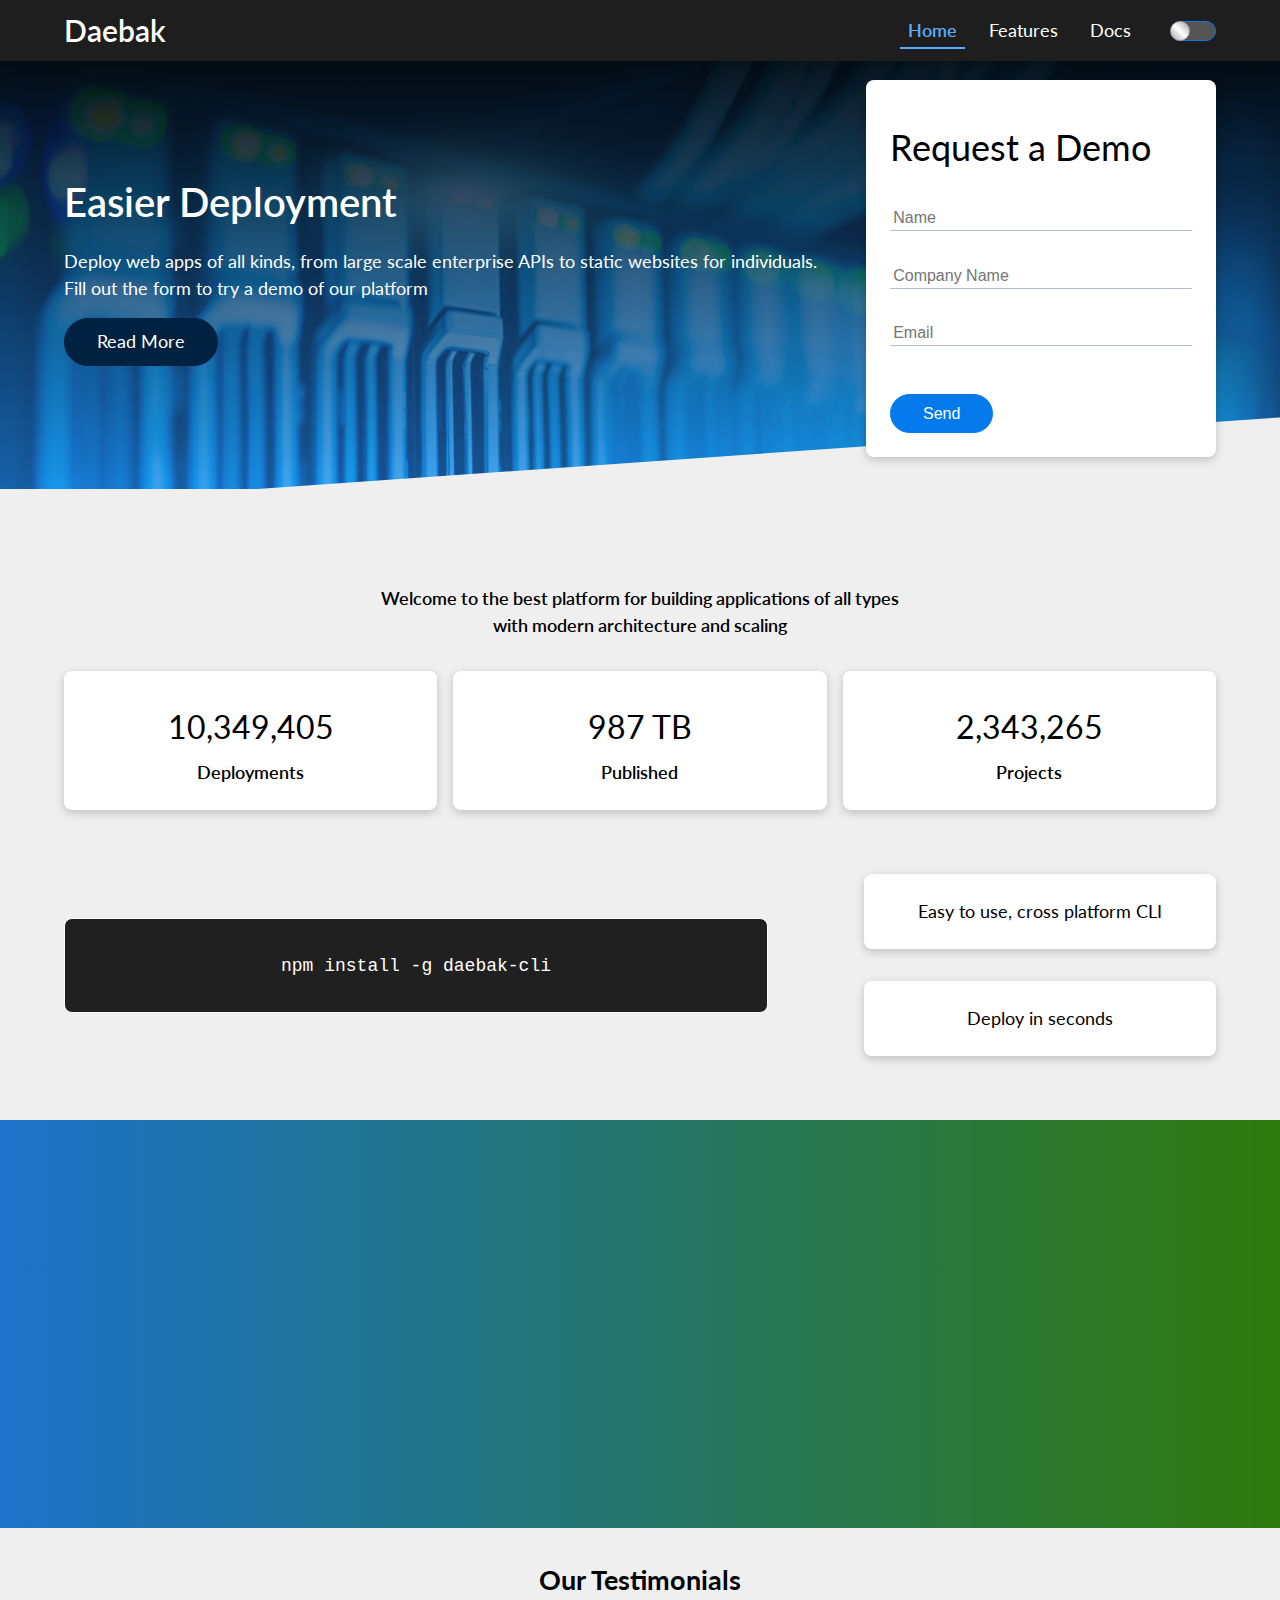
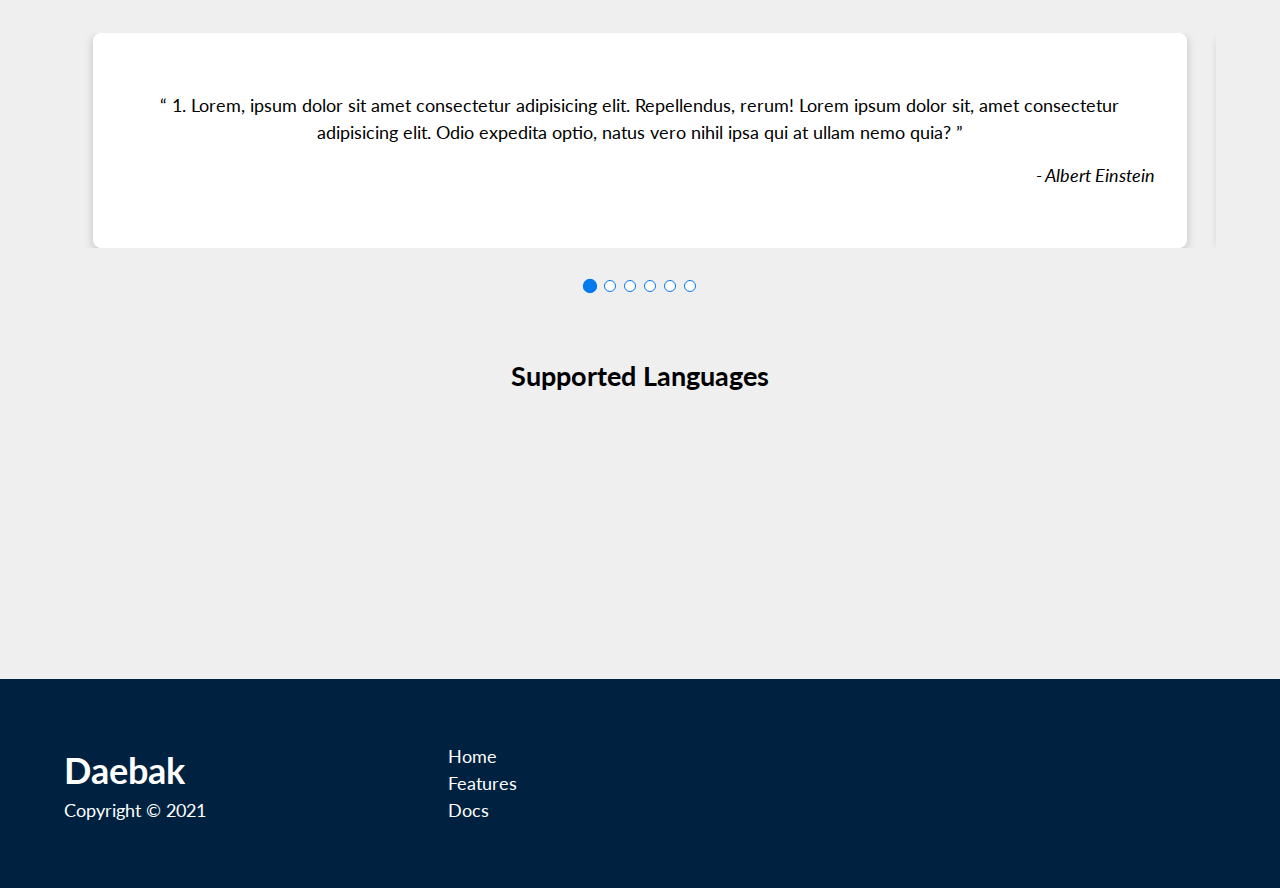
<file: src/index.html>
<!DOCTYPE html>
<html lang="en">
  <head>
    <meta charset="UTF-8" />
    <meta name="viewport" content="width=device-width, initial-scale=1.0" />
    <title>Daebak - Free Cloud Hosting Platform</title>
    <meta name="description" content="Free Cloud Hosting Platform" />
    <meta name="keywords" content="free, cloud, hosting" />
    <meta name="author" content="Sourya Mishra" />
    <link rel="preload" as="image" href="./images/mining.jpg" />
    <link rel="stylesheet" href="./css/common.css" />
    <link rel="stylesheet" href="./css/index.css" />
    <link
      rel="stylesheet"
      href="https://cdnjs.cloudflare.com/ajax/libs/font-awesome/5.15.1/css/all.min.css"
      integrity="sha512-+4zCK9k+qNFUR5X+cKL9EIR+ZOhtIloNl9GIKS57V1MyNsYpYcUrUeQc9vNfzsWfV28IaLL3i96P9sdNyeRssA=="
      crossorigin="anonymous"
    />
  </head>
  <body class="bg-theme">
    <header>
      <div class="navbar-wrapper">
        <div class="navbar flex justify-between">
          <h1 class="brand fw-600"><a href="index.html">Daebak</a></h1>
          <nav class="navigation">
            <label tabindex="0" for="toggle" class="hamburger"
              ><i class="fas fa-bars"></i
            ></label>
            <input id="toggle" type="checkbox" class="checkbox" />
            <ul class="links">
              <li>
                <a class="active" href="index.html" style="--delay: 0.2s"
                  >Home</a
                >
              </li>
              <li>
                <a href="features.html" style="--delay: 0.3s">Features</a>
              </li>
              <li><a href="docs.html" style="--delay: 0.4s">Docs</a></li>
              <li>
                <span><i class="fas fa-adjust"></i></span>
                <input id="toggle-theme" class="toggle-theme" type="checkbox" />
                <label
                  tabindex="0"
                  title="Toggle dark mode"
                  class="toggle-pill"
                  for="toggle-theme"
                >
                  <div class="toggle-pill-bg"></div>
                </label>
              </li>
            </ul>
          </nav>
        </div>
      </div>

      <section class="showcase">
        <div class="container flex justify-between align-center">
          <div class="content slide-right">
            <h1 class="fw-600">Easier Deployment</h1>
            <p>
              Deploy web apps of all kinds, from large scale enterprise APIs to
              static websites for individuals. Fill out the form to try a demo
              of our platform
            </p>
            <a class="btn" href="features.html">Read More</a>
          </div>
          <div class="card slide-left">
            <h1>Request a Demo</h1>
            <form autocomplete="off" onsubmit="return false;">
              <input type="text" placeholder="Name" class="block" />
              <input type="text" placeholder="Company Name" class="block" />
              <input type="email" placeholder="Email" class="block" />
              <input type="submit" class="btn btn-submit" value="Send" />
            </form>
          </div>
        </div>
      </section>
    </header>
    <main class="index">
      <section class="overview bg-theme tl-center">
        <div class="container slide-down">
          <p class="welcome fw-600">
            Welcome to the best platform for building applications of all types
            <br />
            with modern architecture and scaling
          </p>
          <div class="statistics">
            <div class="card statistics-item tl-center">
              <i class="fas fa-server fa-3x"></i>
              <h1>10,349,405</h1>
              <p class="fw-600">Deployments</p>
            </div>
            <div class="card statistics-item tl-center">
              <i class="fas fa-server fa-3x"></i>
              <h1>987 TB</h1>
              <p class="fw-600">Published</p>
            </div>
            <div class="card statistics-item tl-center">
              <i class="fas fa-upload fa-3x"></i>
              <h1>2,343,265</h1>
              <p class="fw-600">Projects</p>
            </div>
          </div>
          <div class="command-line">
            <div class="command">
              <code>npm install -g daebak-cli</code>
              <button
                title="Copy to clipboard"
                tabindex="-1"
                class="copy-icon"
                href="#!"
              >
                <i class="far fa-clipboard"></i>
              </button>
            </div>
            <div class="card">
              <p>Easy to use, cross platform CLI</p>
            </div>
            <div class="card">
              <p>Deploy in seconds</p>
            </div>
          </div>
        </div>
      </section>
      <section class="info bg-highlight">
        <div class="container flex justify-between align-center">
          <div class="content tl-center">
            <h1>Extreme Cloud Hosting</h1>
            <p>
              Cloud hosting like you've never seen. Fast, efficient and scalable
            </p>
            <a class="btn" href="#!">Read More</a>
          </div>
          <img src="./images/cloud.png" alt="cloud" />
        </div>
      </section>
      <section class="testimonials tl-center">
        <div class="container">
          <h2 class="content-title">Our Testimonials</h2>
          <button class="btn-slider left">
            <i class="fas fa-chevron-left"></i>
          </button>
          <button class="btn-slider right">
            <i class="fas fa-chevron-right"></i>
          </button>
          <div class="carousel-container">
            <div class="carousel flex">
              <div class="card flex align-center justify-center">
                <div class="quote">
                  <blockquote>
                    1. Lorem, ipsum dolor sit amet consectetur adipisicing elit.
                    Repellendus, rerum! Lorem ipsum dolor sit, amet consectetur
                    adipisicing elit. Odio expedita optio, natus vero nihil ipsa
                    qui at ullam nemo quia?
                  </blockquote>
                  <cite> - Albert Einstein</cite>
                </div>
              </div>
              <div class="card flex align-center">
                <div class="quote">
                  <blockquote>
                    2. Lorem, ipsum dolor sit amet consectetur adipisicing elit.
                    Repellendus, rerum! Lorem ipsum dolor, sit amet consectetur
                    adipisicing elit. Aspernatur distinctio eligendi cum, quo
                    aperiam numquam eum repellat quia. Ipsum, fuga!
                  </blockquote>
                  <cite> - Abdul Kalam</cite>
                </div>
              </div>
              <div class="card flex align-center">
                <div class="quote">
                  <blockquote>
                    3. Lorem, ipsum dolor sit amet consectetur adipisicing elit.
                    Repellendus, rerum! Lorem ipsum dolor sit amet consectetur,
                    adipisicing elit. Voluptates doloribus laudantium, possimus
                    excepturi error illo, ullam eum officiis reiciendis pariatur
                    alias, esse ducimus aperiam totam inventore repellendus!
                    Sequi, voluptatibus ullam? Ut, accusamus ipsam. Quisquam
                    commodi illo doloribus mollitia suscipit quidem.
                  </blockquote>
                  <cite> - Sachin Tendulkar</cite>
                </div>
              </div>
              <div class="card flex align-center">
                <div class="quote">
                  <blockquote>
                    4. Lorem, ipsum dolor sit amet consectetur adipisicing elit.
                    Repellendus, rerum! Lorem ipsum dolor sit amet consectetur
                    adipisicing elit. Corporis, voluptatem?
                  </blockquote>
                  <cite> - Jackie Chan</cite>
                </div>
              </div>
              <div class="card flex align-center">
                <div class="quote">
                  <blockquote>
                    5. Lorem, ipsum dolor sit amet consectetur adipisicing elit.
                    Repellendus, rerum! Lorem ipsum dolor, sit amet consectetur
                    adipisicing elit. Ducimus hic in enim assumenda molestias
                    aliquid adipisci nesciunt voluptate obcaecati illum pariatur
                    ullam architecto placeat laudantium, ab omnis tempore dicta
                    quaerat. Ducimus voluptates qui nostrum consequatur dolore
                    tempore, ut eligendi obcaecati commodi porro perferendis
                    nemo et? Hic sequi nisi id quis.
                  </blockquote>
                  <cite> - Choi Min Sik</cite>
                </div>
              </div>
              <div class="card flex align-center">
                <div class="quote">
                  <blockquote>
                    6. Lorem, ipsum dolor sit amet consectetur adipisicing elit.
                    Repellendus, rerum!
                  </blockquote>
                  <cite> - Baba Ramdev</cite>
                </div>
              </div>
            </div>
          </div>
          <div class="pagination flex justify-center">
            <div id="id-0" class="circle active"></div>
            <div id="id-1" class="circle"></div>
            <div id="id-2" class="circle"></div>
            <div id="id-3" class="circle"></div>
            <div id="id-4" class="circle"></div>
            <div id="id-5" class="circle"></div>
          </div>
        </div>
      </section>
      <section class="languages tl-center">
        <div class="container">
          <h2 class="content-title">Supported Languages</h2>
          <div class="flex flex-wrap justify-center">
            <div class="card" style="--delay: 0.1s">
              <p class="language fw-600">Node.js</p>
              <img src="./images/logos/node.png" />
            </div>
            <div class="card" style="--delay: 0.2s">
              <p class="language fw-600">Python</p>
              <img src="./images/logos/python.png" />
            </div>
            <div class="card" style="--delay: 0.3s">
              <p class="language fw-600">C#</p>
              <img src="./images/logos/csharp.png" />
            </div>
            <div class="card" style="--delay: 0.4s">
              <p class="language fw-600">Clojure</p>
              <img src="./images/logos/clojure.png" />
            </div>
            <div class="card" style="--delay: 0.5s">
              <p class="language fw-600">Ruby</p>
              <img src="./images/logos/ruby.png" />
            </div>
            <div class="card" style="--delay: 0.6s">
              <p class="language fw-600">PHP</p>
              <img src="./images/logos/php.png" />
            </div>
            <div class="card" style="--delay: 0.7s">
              <p class="language fw-600">Scala</p>
              <img src="./images/logos/scala.png" />
            </div>
          </div>
        </div>
      </section>
    </main>
    <footer>
      <div class="container">
        <div class="brand">
          <h1>Daebak</h1>
          <p>Copyright &copy; 2021</p>
        </div>
        <ul class="sitemap">
          <li><a href="index.html">Home</a></li>
          <li><a href="features.html">Features</a></li>
          <li><a href="docs.html">Docs</a></li>
        </ul>
        <div class="social">
          <a href="#!"><i class="fab fa-github fa-2x"></i></a>
          <a href="#!"><i class="fab fa-facebook fa-2x"></i></a>
          <a href="#!"><i class="fab fa-instagram fa-2x"></i></a>
          <a href="#!"><i class="fab fa-twitter fa-2x"></i></a>
        </div>
      </div>
    </footer>
    <script src="./js/common.js"></script>
    <script src="./js/main.js" defer></script>
  </body>
</html>
</file>
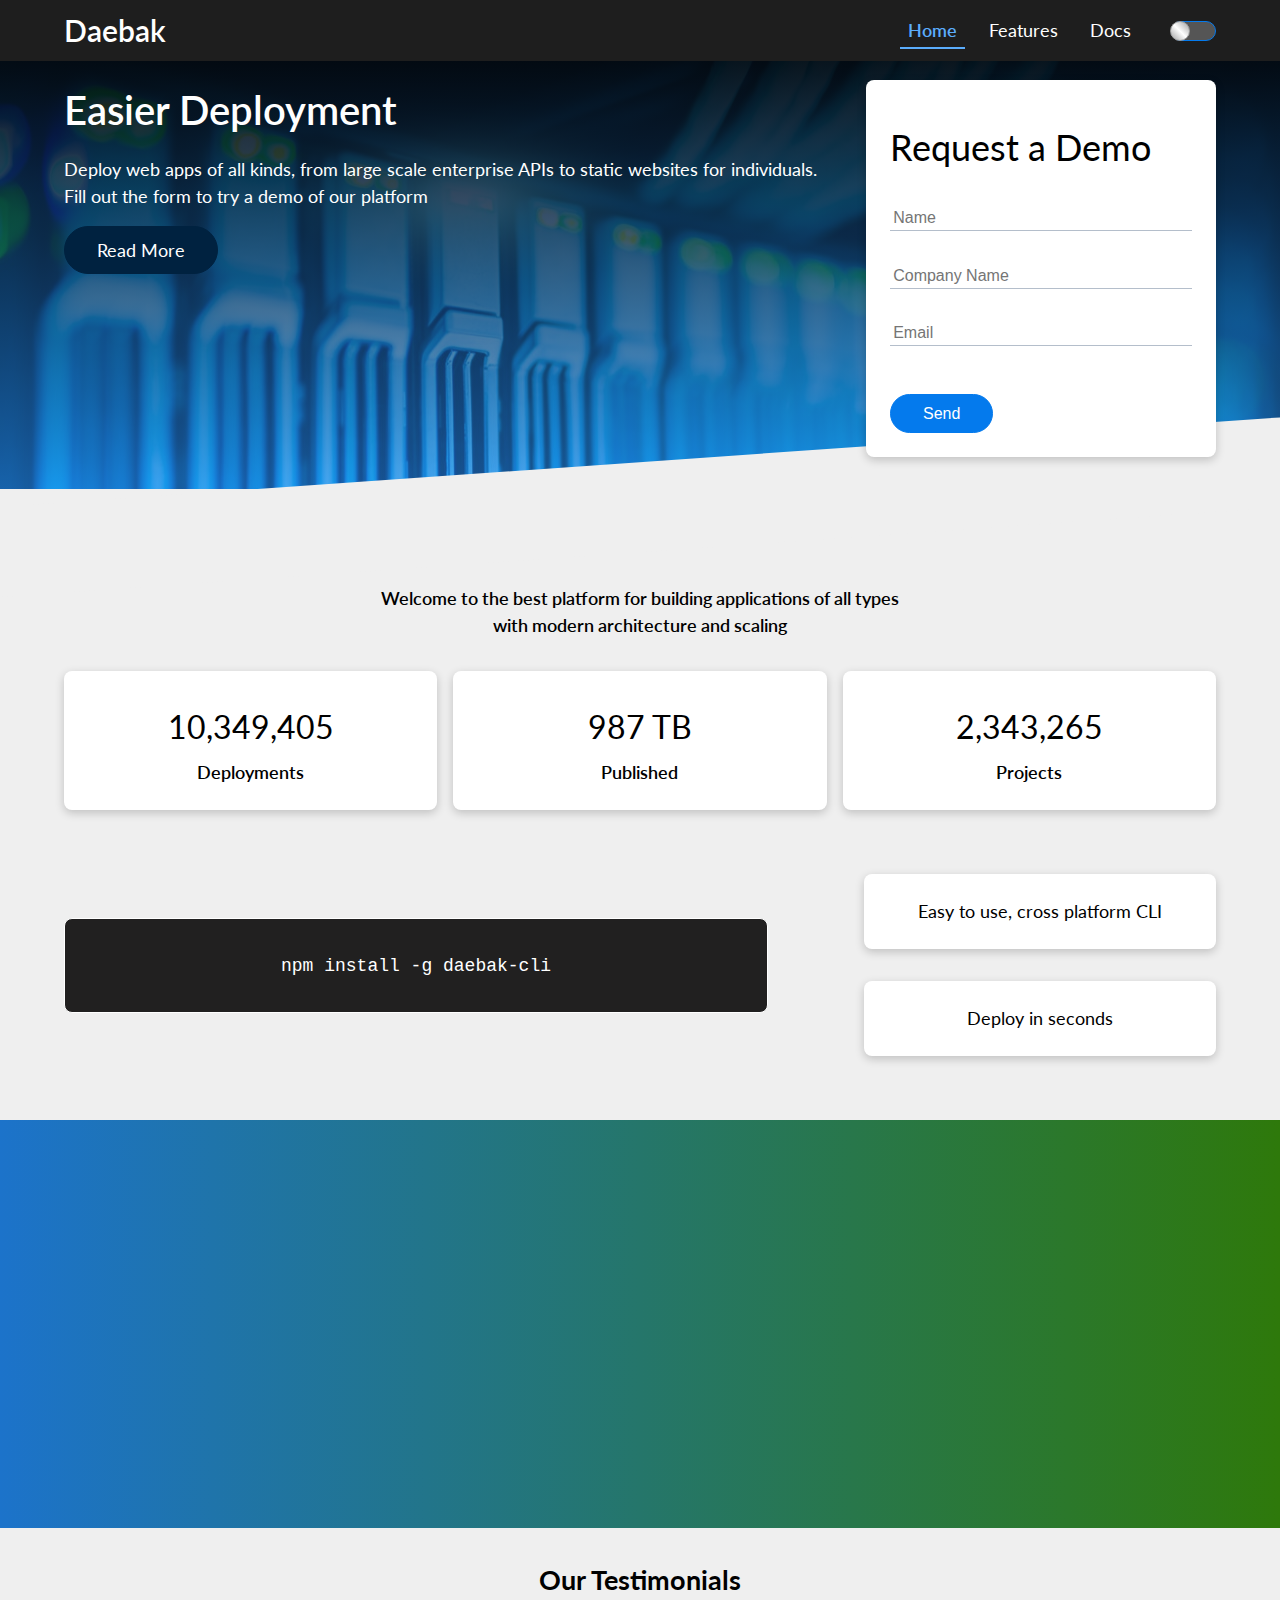
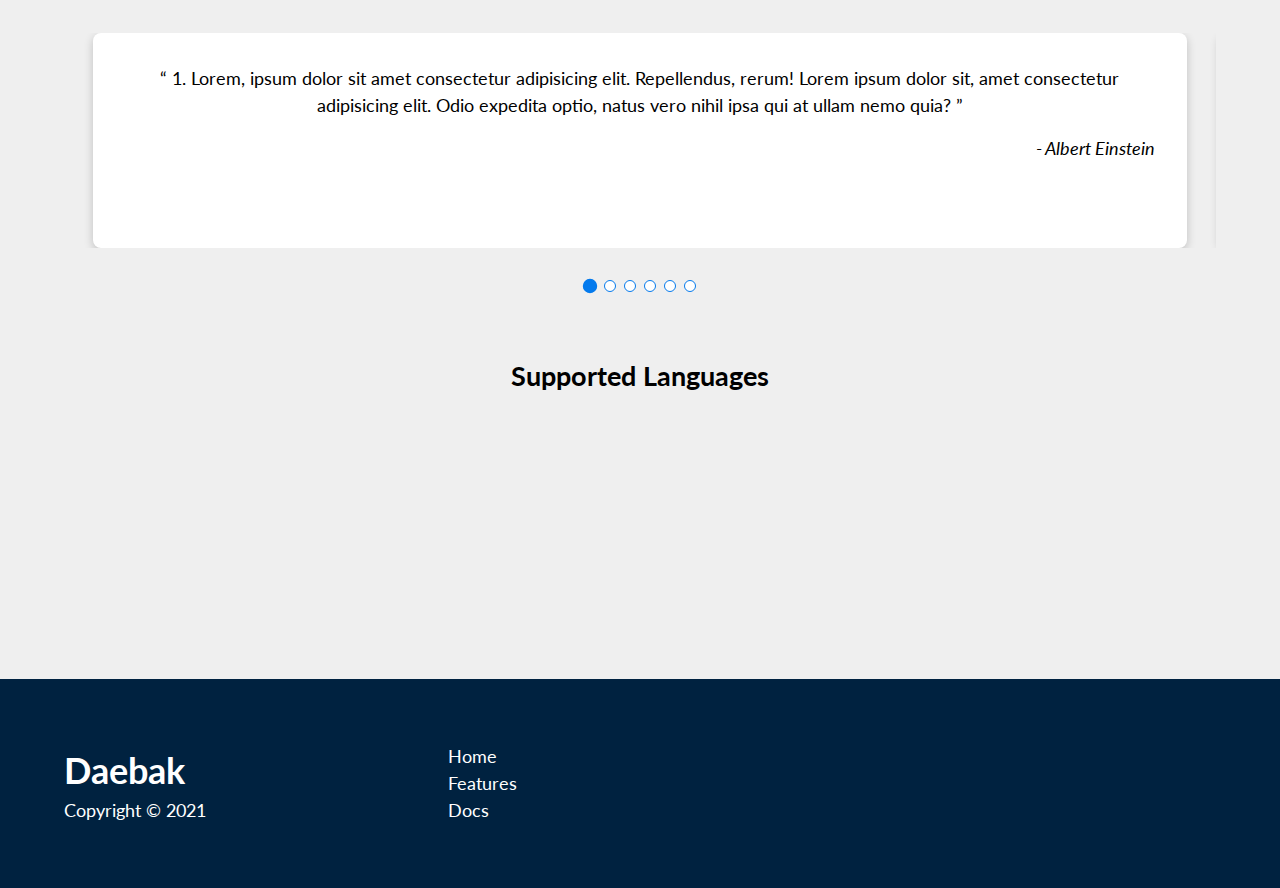
<file: src/pages/index.html>
<!DOCTYPE html>
<html lang="en">
<head>
    <meta charset="UTF-8">
    <meta name="viewport" content="width=device-width, initial-scale=1.0">
    <title>Daebak - Free Cloud Hosting Platform</title>
    <meta name="description" content="Free Cloud Hosting Platform"/>
    <meta name="keywords" content="free, cloud, hosting"/>
    <meta name = "author" content = "Sourya Mishra"/>
    <link rel = "stylesheet" href = "../css/common.css"/>
    <link rel = "stylesheet" href = "../css/index.css"/>
    <link rel="stylesheet" href="https://cdnjs.cloudflare.com/ajax/libs/font-awesome/5.15.1/css/all.min.css" 
    integrity="sha512-+4zCK9k+qNFUR5X+cKL9EIR+ZOhtIloNl9GIKS57V1MyNsYpYcUrUeQc9vNfzsWfV28IaLL3i96P9sdNyeRssA==" crossorigin="anonymous">
</head>
<body class = "bg-theme">
    <header>
        <div class="navbar-wrapper">
            <div class="navbar flex justify-between">
                <h1 class = "brand fw-600"><a href = "index.html">Daebak</a></h1>
                <nav class = "navigation">
                    <label tabindex = "0" for = "toggle" class = "hamburger"><i class="fas fa-bars"></i></label>
                    <input id = "toggle" type = "checkbox" class = "checkbox"/>
                    <ul class = "links">
                        <li><a class = "active" href="index.html" style = "--delay:0.2s;">Home</a></li>
                        <li><a href="features.html" style = "--delay:0.3s;">Features</a></li>
                        <li><a href="docs.html" style = "--delay:0.4s;">Docs</a></li>
                        <li>
                            <span><i class="fas fa-adjust"></i></span>
                            <input id = "toggle-theme" class = "toggle-theme" type = "checkbox"/>
                            <label tabindex = "0" title = "Toggle dark mode" class = "toggle-pill" for = "toggle-theme">
                                <div class = "toggle-pill-bg"></div>
                            </label>
                        </li>
                    </ul>
                </nav>
            </div>
        </div>

        <section class = "showcase">
            <div class = "container flex justify-between">
                <div class="content slide-right">
                    <h1 class = "fw-600">Easier Deployment</h1>
                    <p>Deploy web apps of all kinds, from large scale enterprise APIs to static websites for individuals.
                    Fill out the form to try a demo of our platform</p>
                    <a class = "btn" href = "features.html">Read More</a>
                </div>
                <div class="card slide-left">
                    <h1>Request a Demo</h1>
                    <form autocomplete="off" onsubmit="return false;">
                        <input type = "text" placeholder = "Name" class = "block"/>
                        <input type = "text" placeholder = "Company Name" class = "block"/>
                        <input type = "email" placeholder = "Email" class = "block"/>
                        <input type = "submit" class = "btn btn-submit" value = "Send"/>
                    </form>
                </div>
            </div>
        </section>
    </header>
    <main class = "index">
     
        <section class = "overview bg-theme tl-center">
            <div class="container">
                <p class = "welcome fw-600">Welcome to the best platform for building applications of all types 
                    <br/>
                    with modern architecture and scaling</p>
                <div class="statistics">
                    <div class="card statistics-item tl-center">
                        <i class="fas fa-server fa-3x"></i>
                        <h1>10,349,405</h1>
                        <p class = "fw-600">Deployments</p>
                    </div>
                    <div class="card statistics-item tl-center">
                        <i class="fas fa-server fa-3x"></i>
                        <h1>987 TB</h1>
                        <p class = "fw-600">Published</p>
                    </div>
                    <div class="card statistics-item tl-center">
                        <i class="fas fa-upload fa-3x"></i>
                        <h1>2,343,265</h1>
                        <p class = "fw-600">Projects</p>
                    </div>
                </div>
                <div class="command-line">
                    <div class="command">
                        <code>npm install -g daebak-cli</code>
                        <a title = "Copy to clipboard" tabindex = "-1" class="copy-icon" href = "#!">
                            <i class="far fa-clipboard"></i>
                        </a>
                    </div>
                    <div class="card">
                        <p>Easy to use, cross platform CLI</p>
                    </div>
                    <div class="card">
                        <p>Deploy in seconds</p>
                    </div>
                </div>
            </div>
        </section>
        <section class = "info bg-highlight">
            <div class="container flex justify-between">
                <div class="content tl-center">
                    <h1>Extreme Cloud Hosting</h1>
                    <p>Cloud hosting like you've never seen. Fast, efficient and scalable</p>
                    <a class = "btn" href= "#!">Read More</a>
                </div>
                <img src = "../../images/cloud.png" alt = "cloud"/>
            </div>
            
        </section>
        <section class="testimonials tl-center">
            <div class="container">
                <h2 class = "content-title">Our Testimonials</h2>
                <button class = "btn-slider left"><i class="fas fa-chevron-left"></i></button>
                <button class = "btn-slider right"><i class="fas fa-chevron-right"></i></button>
                <div class="carousel-container">
                    <div class="carousel flex">
                        <div class="card">
                            <div class="quote">
                                <blockquote>
                                    1. Lorem, ipsum dolor sit amet consectetur adipisicing elit. Repellendus, rerum!
                                    Lorem ipsum dolor sit, amet consectetur adipisicing elit. Odio expedita optio, natus vero nihil ipsa qui at ullam nemo quia?
                                </blockquote>
                                <cite> - Albert Einstein</cite>
                            </div>
                        </div>
                        <div class="card">
                            <div class="quote">
                                <blockquote>
                                    2. Lorem, ipsum dolor sit amet consectetur adipisicing elit. Repellendus, rerum!
                                    Lorem ipsum dolor, sit amet consectetur adipisicing elit. Aspernatur distinctio eligendi cum, quo aperiam numquam eum repellat quia. Ipsum, fuga!
                                </blockquote>
                                <cite> - Abdul Kalam</cite>
                            </div>
                        </div>
                        <div class="card">
                            <div class="quote">
                                <blockquote>
                                    3. Lorem, ipsum dolor sit amet consectetur adipisicing elit. Repellendus, rerum!
                                    Lorem ipsum dolor sit amet consectetur, adipisicing elit. Voluptates doloribus laudantium, possimus excepturi error illo, ullam eum officiis reiciendis pariatur alias, 
                                    esse ducimus aperiam totam inventore repellendus! Sequi, voluptatibus ullam? Ut, accusamus ipsam. Quisquam commodi illo doloribus mollitia suscipit quidem.
                                </blockquote>
                                <cite> - Sachin Tendulkar</cite>
                            </div>
                        </div>
                        <div class="card">
                            <div class="quote">
                                <blockquote>
                                    4. Lorem, ipsum dolor sit amet consectetur adipisicing elit. Repellendus, rerum!
                                    Lorem ipsum dolor sit amet consectetur adipisicing elit. Corporis, voluptatem?
                                </blockquote>
                                <cite> - Jackie Chan</cite>
                            </div>
                        </div>
                        <div class="card">
                            <div class="quote">
                                <blockquote>
                                    5. Lorem, ipsum dolor sit amet consectetur adipisicing elit. Repellendus, rerum!
                                    Lorem ipsum dolor, sit amet consectetur adipisicing elit. Ducimus hic in enim assumenda molestias aliquid adipisci nesciunt voluptate obcaecati illum pariatur ullam architecto placeat laudantium, ab omnis tempore dicta quaerat. 
                                    Ducimus voluptates qui nostrum consequatur dolore tempore, ut eligendi obcaecati commodi porro perferendis nemo et? Hic sequi nisi id quis.
                                </blockquote>
                                <cite> - Choi Min Sik</cite>
                            </div>
                        </div>
                        <div class="card">
                            <div class="quote">
                                <blockquote>
                                    6. Lorem, ipsum dolor sit amet consectetur adipisicing elit. Repellendus, rerum!
                                </blockquote>
                                <cite> - Baba Ramdev</cite>
                            </div>
                        </div>
                    </div>

                </div>
                <div class="pagination flex justify-center">
                    <div id = "id-0" class="circle active"></div>
                    <div id = "id-1" class="circle"></div>
                    <div id = "id-2" class="circle"></div>
                    <div id = "id-3" class="circle"></div>
                    <div id = "id-4"class="circle"></div>
                    <div id = "id-5" class="circle"></div>
                </div>
            </div>

        </section>
        <section class="languages tl-center">
            <div class = container>
            <h2 class = "content-title">Supported Languages</h2>
            <div class="flex flex-wrap justify-center">
                <div class="card" style="--delay:0.1s;">
                    <p class = "language fw-600">Node.js</p>
                    <img src = "../../images/logos/node.png"/>
                </div>
                <div class="card" style="--delay:0.2s;">
                    <p class = "language fw-600">Python</p>
                    <img src = "../../images/logos/python.png"/>
                </div>
                <div class="card" style="--delay:0.3s;">
                    <p class = "language fw-600">C#</p>
                    <img src = "../../images/logos/csharp.png"/>
                </div>
                <div class="card" style="--delay:0.4s;">
                    <p class = "language fw-600">Clojure</p>
                    <img src = "../../images/logos/clojure.png"/>
                </div>
                <div class="card" style="--delay:0.5s;">
                    <p class = "language fw-600">Ruby</p>
                    <img src = "../../images/logos/ruby.png"/>
                </div>
                <div class="card" style="--delay:0.6s;">
                    <p class = "language fw-600">PHP</p>
                    <img src = "../../images/logos/php.png"/>
                </div>
                <div class="card" style="--delay:0.7s;">
                    <p class = "language fw-600">Scala</p>
                    <img src = "../../images/logos/scala.png"/>
                </div>
                
            </div>
        </div>

        </section>

    </main>
    <footer>
        <div class="container">
            <div class="brand">
                <h1>Daebak</h1>
                <p>Copyright &copy; 2021</p>
            </div>
            <ul class="sitemap">
                <li><a href="index.html">Home</a></li>
                <li><a href="features.html">Features</a></li>
                <li><a href="docs.html">Docs</a></li>
            </ul>
            <div class="social">
                <a href="#!"><i class="fab fa-github fa-2x"></i></a>
                <a href="#!"><i class="fab fa-facebook fa-2x"></i></a>
                <a href="#!"><i class="fab fa-instagram fa-2x"></i></a>
                <a href="#!"><i class="fab fa-twitter fa-2x"></i></a>
            </div>
        </div>
    </footer>
    <script src = "../js/common.js"></script>
    <script src = "../js/main.js" defer></script>
    
</body>
</html>
</file>
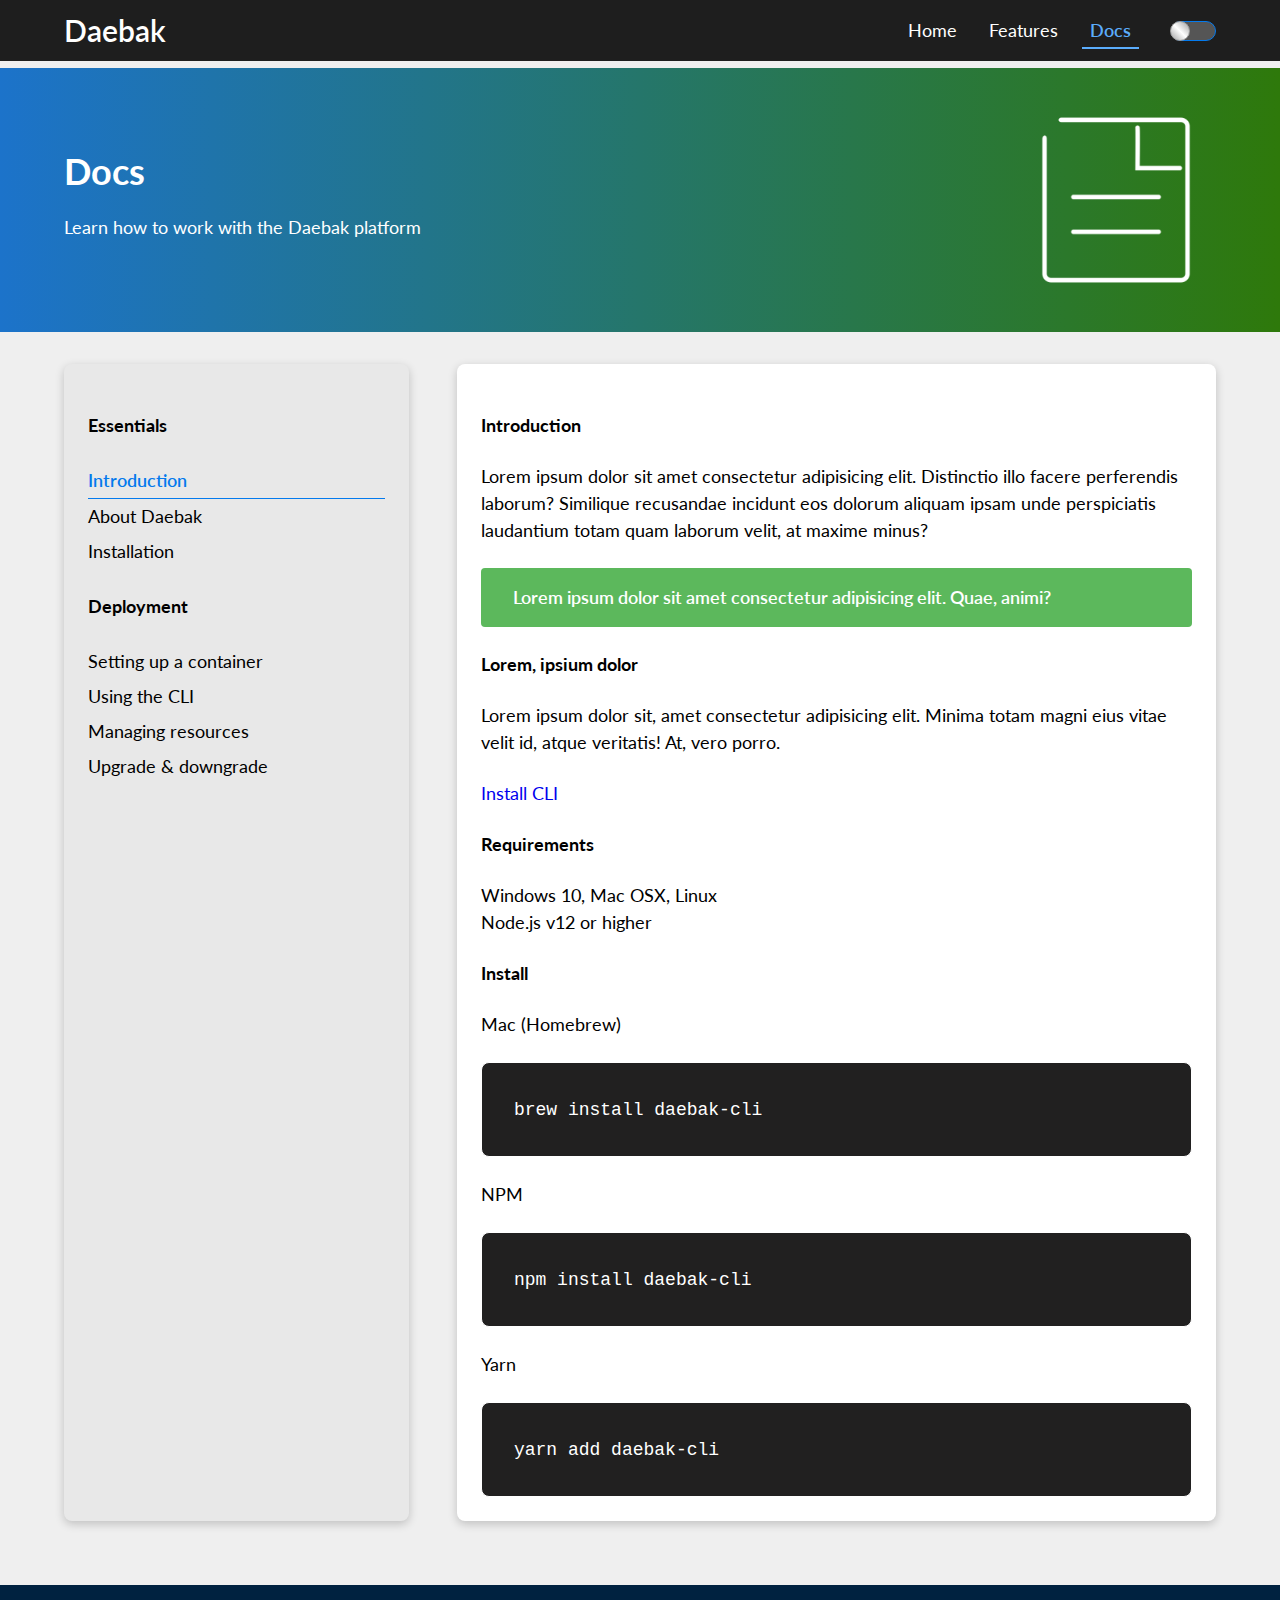
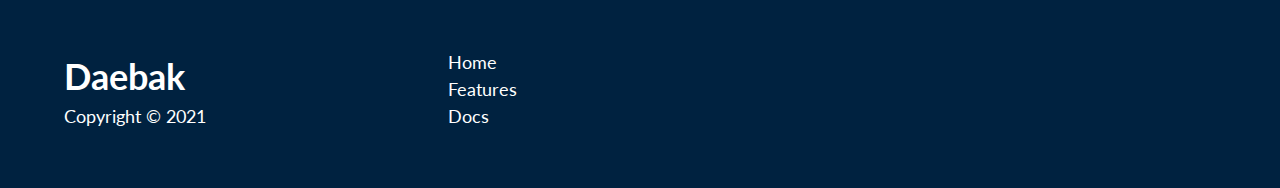
<file: src/docs.html>
<!DOCTYPE html>
<html lang="en">
  <head>
    <meta charset="UTF-8" />
    <meta name="viewport" content="width=device-width, initial-scale=1.0" />
    <title>Daebak - Free Cloud Hosting Platform</title>
    <meta name="description" content="Free Cloud Hosting Platform" />
    <meta name="keywords" content="free, cloud, hosting" />
    <meta name="author" content="Sourya Mishra" />
    <link rel="preload" as="image" href="./images/docs.png" />
    <link rel="stylesheet" href="./css/common.css" />
    <link rel="stylesheet" href="./css/docs.css" />
    <link
      rel="stylesheet"
      href="https://cdnjs.cloudflare.com/ajax/libs/font-awesome/5.15.1/css/all.min.css"
      integrity="sha512-+4zCK9k+qNFUR5X+cKL9EIR+ZOhtIloNl9GIKS57V1MyNsYpYcUrUeQc9vNfzsWfV28IaLL3i96P9sdNyeRssA=="
      crossorigin="anonymous"
    />
  </head>
  <body class="bg-theme">
    <header>
      <div class="navbar-wrapper">
        <div class="navbar flex justify-between">
          <h1 class="brand fw-600"><a href="index.html">Daebak</a></h1>
          <nav class="navigation">
            <label tabindex="0" for="toggle" class="hamburger"
              ><i class="fas fa-bars"></i
            ></label>
            <input id="toggle" type="checkbox" class="checkbox" />
            <ul class="links">
              <li><a href="index.html" style="--delay: 0.2s">Home</a></li>
              <li>
                <a href="features.html" style="--delay: 0.3s">Features</a>
              </li>
              <li>
                <a class="active" href="docs.html" style="--delay: 0.4s"
                  >Docs</a
                >
              </li>
              <li>
                <span><i class="fas fa-adjust"></i></span>
                <input id="toggle-theme" class="toggle-theme" type="checkbox" />
                <label
                  tabindex="0"
                  title="Toggle dark mode"
                  class="toggle-pill"
                  for="toggle-theme"
                >
                  <div class="toggle-pill-bg"></div>
                </label>
              </li>
            </ul>
          </nav>
        </div>
      </div>
    </header>
    <main class="documentation">
      <section class="showcase bg-highlight no-after">
        <div class="container flex justify-between align-center">
          <div class="content slide-right">
            <h1>Docs</h1>
            <p>Learn how to work with the Daebak platform</p>
          </div>
          <img class="slide-left" src="./images/docs.png" alt="server" />
        </div>
      </section>

      <section class="container flex justify-between">
        <aside class="side-nav card">
          <h4 class="title">Essentials</h4>
          <ul class="side-nav-links list-style-none">
            <li class="side-nav-link-item">
              <a class="nav-link active" href="#!">Introduction</a>
            </li>
            <li class="side-nav-link-item">
              <a class="nav-link" href="#!">About Daebak</a>
            </li>
            <li class="side-nav-link-item">
              <a class="nav-link" href="#!">Installation</a>
            </li>
          </ul>

          <h4 class="title">Deployment</h4>
          <ul class="side-nav-links list-style-none">
            <li class="side-nav-link-item">
              <a class="nav-link" href="#!">Setting up a container</a>
            </li>
            <li class="side-nav-link-item">
              <a class="nav-link" href="#!">Using the CLI</a>
            </li>
            <li class="side-nav-link-item">
              <a class="nav-link" href="#!">Managing resources</a>
            </li>
            <li class="side-nav-link-item">
              <a class="nav-link" href="#!">Upgrade &amp; downgrade</a>
            </li>
          </ul>
        </aside>

        <article class="article card">
          <h4 class="title">Introduction</h4>
          <p>
            Lorem ipsum dolor sit amet consectetur adipisicing elit. Distinctio
            illo facere perferendis laborum? Similique recusandae incidunt eos
            dolorum aliquam ipsam unde perspiciatis laudantium totam quam
            laborum velit, at maxime minus?
          </p>
          <p class="alert-success fw-600">
            <i class="fas fa-info"></i>
            Lorem ipsum dolor sit amet consectetur adipisicing elit. Quae,
            animi?
          </p>
          <h4 class="title">Lorem, ipsium dolor</h4>
          <p>
            Lorem ipsum dolor sit, amet consectetur adipisicing elit. Minima
            totam magni eius vitae velit id, atque veritatis! At, vero porro.
          </p>
          <a class="btn" href="#!">Install CLI</a>
          <h4 class="title">Requirements</h4>
          <p>
            Windows 10, Mac OSX, Linux
            <br />
            Node.js v12 or higher
          </p>
          <h4 class="title">Install</h4>
          <p>Mac (Homebrew)</p>
          <div class="command">
            <code>brew install daebak-cli</code>
            <button title="Copy to clipboard" tabindex="-1" class="copy-icon">
              <i class="far fa-clipboard"></i>
            </button>
          </div>
          <p>NPM</p>
          <div class="command">
            <code>npm install daebak-cli</code>
            <button title="Copy to clipboard" tabindex="-1" class="copy-icon">
              <i class="far fa-clipboard"></i>
            </button>
          </div>
          <p>Yarn</p>
          <div class="command">
            <code>yarn add daebak-cli</code>
            <button title="Copy to clipboard" tabindex="-1" class="copy-icon">
              <i class="far fa-clipboard"></i>
            </button>
          </div>
        </article>
      </section>
    </main>
    <footer>
      <div class="container">
        <div class="brand">
          <h1>Daebak</h1>
          <p>Copyright &copy; 2021</p>
        </div>
        <ul class="sitemap">
          <li><a href="index.html">Home</a></li>
          <li><a href="features.html">Features</a></li>
          <li><a href="docs.html">Docs</a></li>
        </ul>
        <div class="social">
          <a href="#!"><i class="fab fa-github fa-2x"></i></a>
          <a href="#!"><i class="fab fa-facebook fa-2x"></i></a>
          <a href="#!"><i class="fab fa-instagram fa-2x"></i></a>
          <a href="#!"><i class="fab fa-twitter fa-2x"></i></a>
        </div>
      </div>
    </footer>
    <script src="./js/common.js" defer></script>
  </body>
</html>
</file>
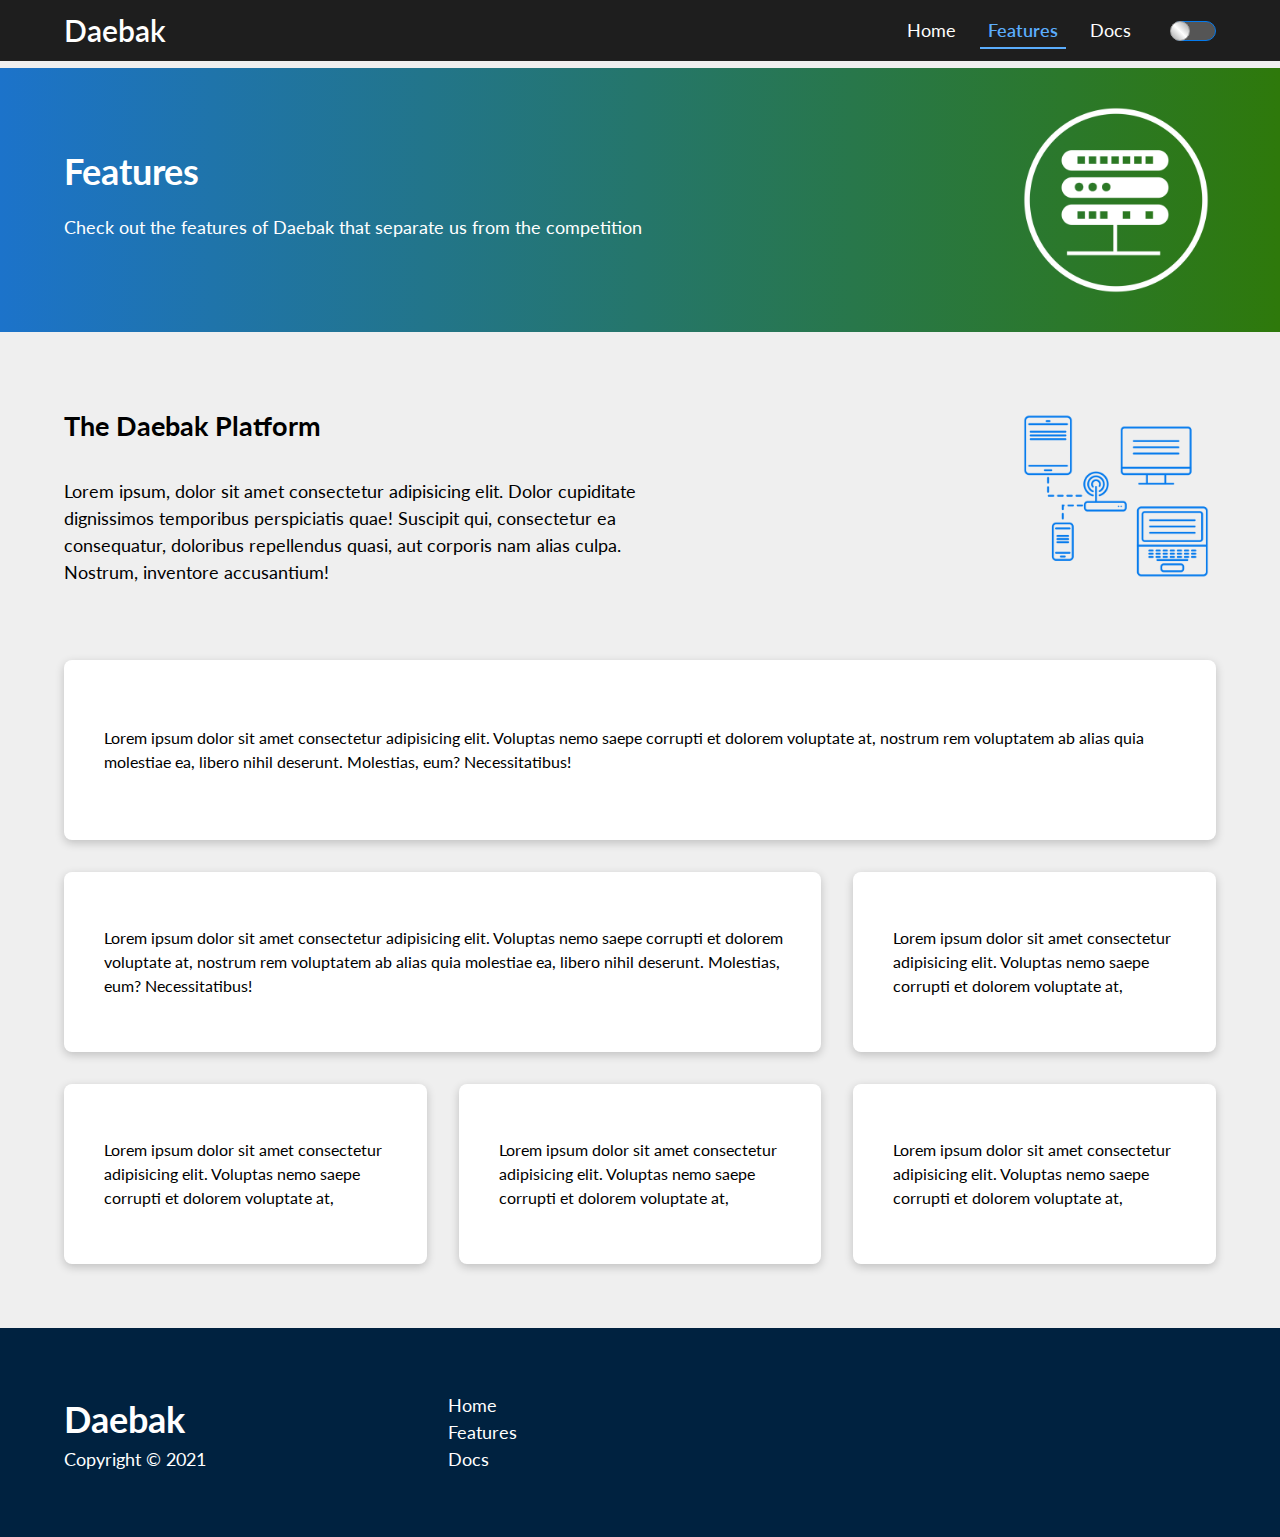
<file: src/features.html>
<!DOCTYPE html>
<html lang="en">
<head>
    <meta charset="UTF-8">
    <meta name="viewport" content="width=device-width, initial-scale=1.0">
    <title>Daebak - Free Cloud Hosting Platform</title>
    <meta name="description" content="Free Cloud Hosting Platform"/>
    <meta name="keywords" content="free, cloud, hosting"/>
    <meta name = "author" content = "Sourya Mishra"/>
    <link rel = "preload" as = "image" href="./images/server.png">
    <link rel = "preload" as = "image" href="./images/server2.png">
    <link rel = "stylesheet" href = "./css/common.css"/>
    <link rel = "stylesheet" href = "./css/features.css"/>
    <link rel="stylesheet" href="https://cdnjs.cloudflare.com/ajax/libs/font-awesome/5.15.1/css/all.min.css" 
    integrity="sha512-+4zCK9k+qNFUR5X+cKL9EIR+ZOhtIloNl9GIKS57V1MyNsYpYcUrUeQc9vNfzsWfV28IaLL3i96P9sdNyeRssA==" crossorigin="anonymous">
</head>
<body class = "bg-theme">
    <header>
        <div class="navbar-wrapper">
            <div class="navbar flex justify-between">
                <h1 class = "brand fw-600"><a href = "index.html">Daebak</a></h1>
                <nav class = "navigation">
                    <label tabindex = "0" for = "toggle" class = "hamburger"><i class="fas fa-bars"></i></label>
                    <input id = "toggle" type = "checkbox" class = "checkbox"/>
                    <ul class = "links">
                        <li><a href="index.html" style = "--delay:0.2s;">Home</a></li>
                        <li><a class = "active" href="features.html" style = "--delay:0.3s;">Features</a></li>
                        <li><a href="docs.html" style = "--delay:0.4s;">Docs</a></li>
                        <li>
                            <span><i class="fas fa-adjust"></i></span>
                            <input id = "toggle-theme" class = "toggle-theme" type = "checkbox"/>
                            <label tabindex = "0" title = "Toggle dark mode" class = "toggle-pill" for = "toggle-theme">
                                <div class = "toggle-pill-bg"></div>
                            </label>
                        </li>
                    </ul>
                </nav>
            </div>
        </div>
    </header>
    <main class = "features">
        <section class = "showcase bg-highlight no-after">
            <div class = "container flex justify-between align-center">
                 <div class = "content slide-right">
                    <h1>Features</h1>
                    <p>Check out the features of Daebak that separate us from the competition</p>
                </div>
                <img class = "slide-left" src="./images/server.png" alt="server">
            </div>
        </section>
        <section class = "overview">
            <div class="container flex align-center">
                <div class="content slide-right">
                <h2 class = "content-title">The Daebak Platform</h2>
                <p>Lorem ipsum, dolor sit amet consectetur adipisicing elit. 
                    Dolor cupiditate dignissimos temporibus perspiciatis quae! Suscipit qui, 
                    consectetur ea consequatur, doloribus repellendus quasi, aut corporis nam alias culpa. 
                    Nostrum, inventore accusantium!</p>
                </div>

                    <img class = "slide-left" src="./images/server2.png" alt="server2">
            </div>

                <div class="container">
                <div class="grid">
                    <div class="card flex">
                        <i class="fas fa-server fa-3x"></i>
                        <p>
                            Lorem ipsum dolor sit amet consectetur adipisicing elit. Voluptas nemo saepe corrupti et dolorem voluptate at, 
                            nostrum rem voluptatem ab alias quia molestiae ea, libero nihil deserunt. Molestias, eum? Necessitatibus!
                        </p>
                        
                    </div>
                    <div class="card flex">
                        <i class="fas fa-network-wired fa-3x"></i>
                        <p>
                            Lorem ipsum dolor sit amet consectetur adipisicing elit. Voluptas nemo saepe corrupti et dolorem voluptate at, 
                            nostrum rem voluptatem ab alias quia molestiae ea, libero nihil deserunt. Molestias, eum? Necessitatibus!
                        </p>
                    </div>
                    <div class="card flex">
                        <i class="fas fa-laptop-code fa-3x"></i>
                        <p>
                            Lorem ipsum dolor sit amet consectetur adipisicing elit. Voluptas nemo saepe corrupti et dolorem voluptate at, 
                            
                        </p>
                    </div>
                    <div class="card flex">
                        <i class="fas fa-database fa-3x"></i>
                        <p>
                            Lorem ipsum dolor sit amet consectetur adipisicing elit. Voluptas nemo saepe corrupti et dolorem voluptate at, 
                            
                        </p>
                    </div>
                    <div class="card flex">
                        <i class="fas fa-power-off fa-3x"></i>
                        <p>
                            Lorem ipsum dolor sit amet consectetur adipisicing elit. Voluptas nemo saepe corrupti et dolorem voluptate at, 
                            
                        </p>
                    </div>
                    <div class="card flex">
                        <i class="fas fa-upload fa-3x"></i>
                        <p>
                            Lorem ipsum dolor sit amet consectetur adipisicing elit. Voluptas nemo saepe corrupti et dolorem voluptate at, 
                            
                        </p>
                    </div>
                </div>
                  
                </div>
            </div>
        </section>
        
    </main>
    <footer>
        <div class="container">
            <div class="brand">
                <h1>Daebak</h1>
                <p>Copyright &copy; 2021</p>
            </div>
            <ul class="sitemap">
                <li><a href="index.html">Home</a></li>
                <li><a href="features.html">Features</a></li>
                <li><a href="docs.html">Docs</a></li>
            </ul>
            <div class="social">
                <a href="#!"><i class="fab fa-github fa-2x"></i></a>
                <a href="#!"><i class="fab fa-facebook fa-2x"></i></a>
                <a href="#!"><i class="fab fa-instagram fa-2x"></i></a>
                <a href="#!"><i class="fab fa-twitter fa-2x"></i></a>
            </div>
        </div>
    </footer>
    <script src = "./js/common.js"></script>
</body>
</html>
</file>
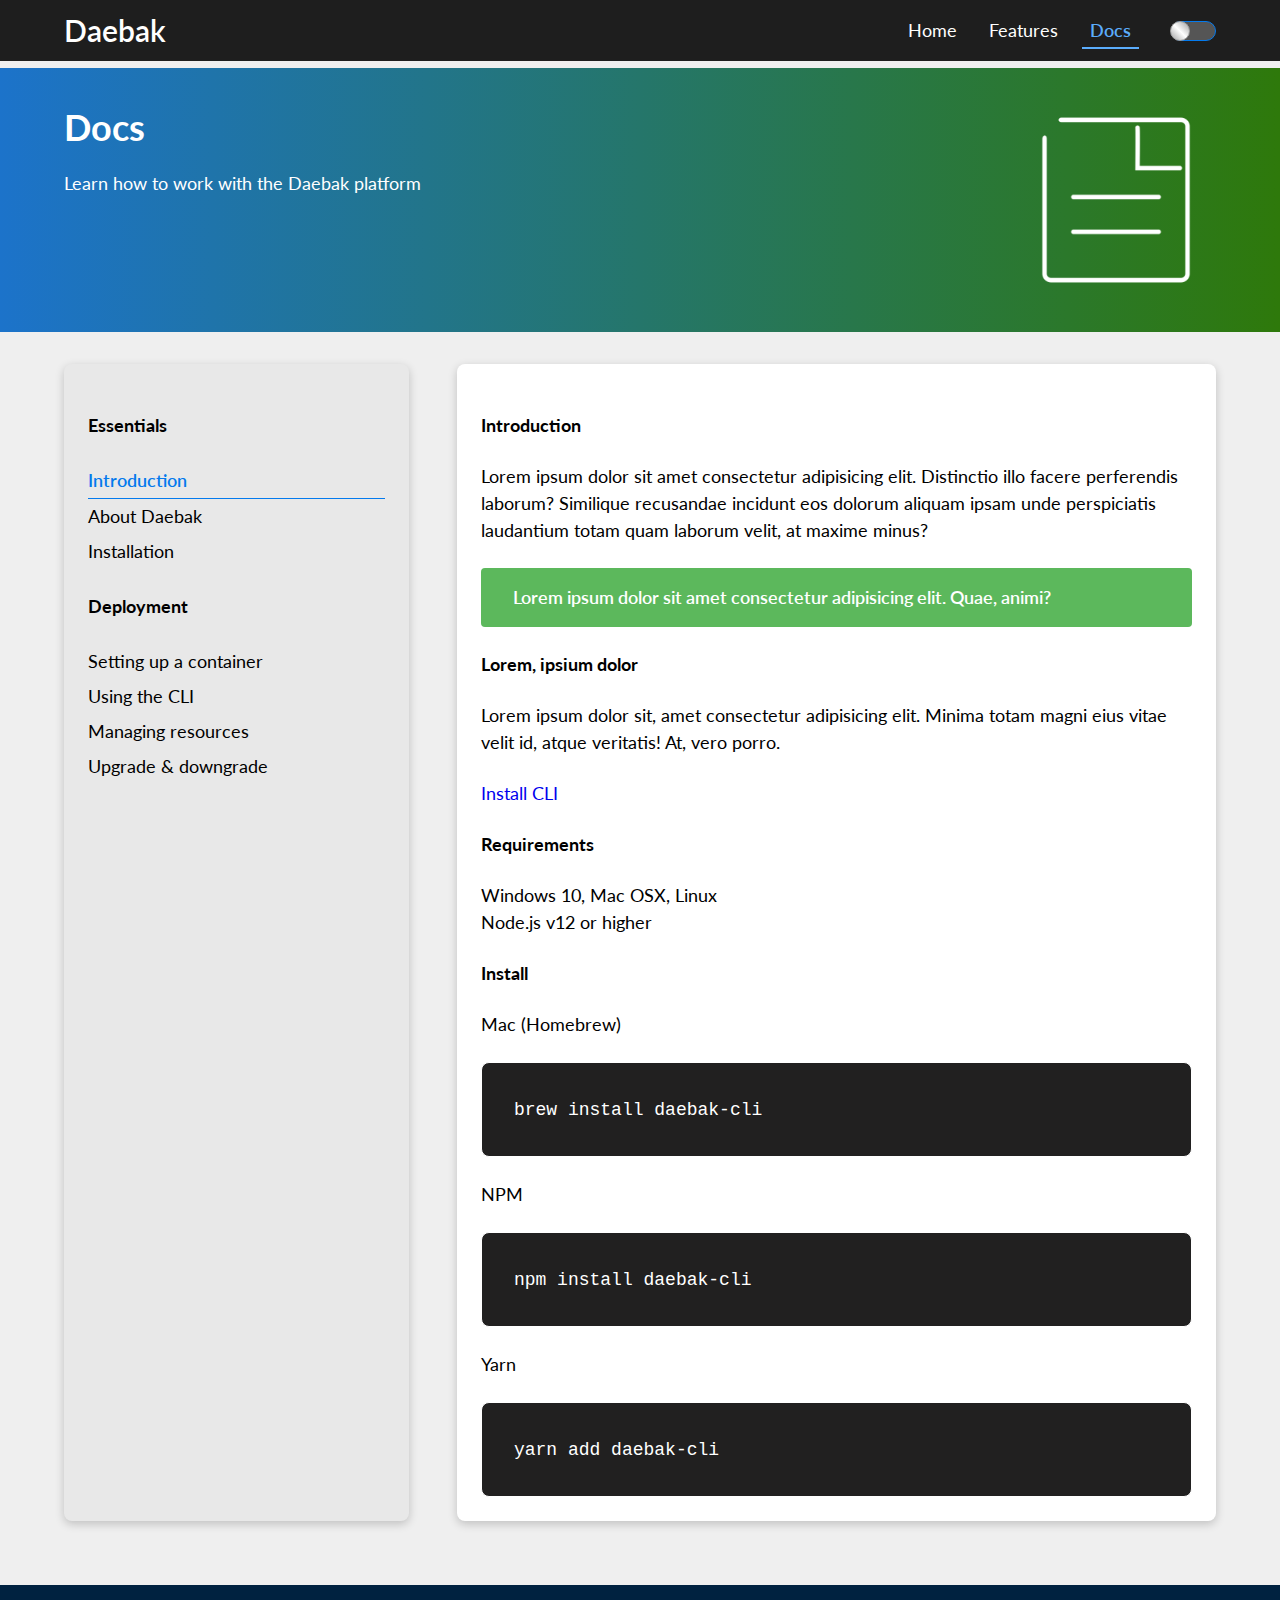
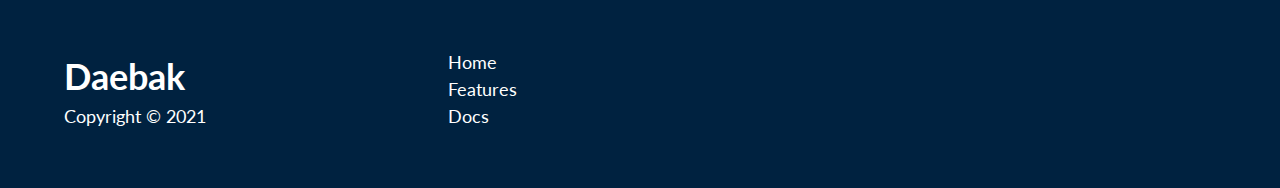
<file: src/pages/docs.html>
<!DOCTYPE html>
<html lang="en">
<head>
    <meta charset="UTF-8">
    <meta name="viewport" content="width=device-width, initial-scale=1.0">
    <title>Daebak - Free Cloud Hosting Platform</title>
    <meta name="description" content=""/>
    <meta name="keywords" content=""/>
    <meta name = "author" content = "Sourya Mishra"/>
    <link rel = "stylesheet" href = "../css/common.css"/>
    <link rel = "stylesheet" href = "../css/docs.css"/>
    <link rel="stylesheet" href="https://cdnjs.cloudflare.com/ajax/libs/font-awesome/5.15.1/css/all.min.css" 
    integrity="sha512-+4zCK9k+qNFUR5X+cKL9EIR+ZOhtIloNl9GIKS57V1MyNsYpYcUrUeQc9vNfzsWfV28IaLL3i96P9sdNyeRssA==" crossorigin="anonymous">
</head>
<body class = "bg-theme">
    <header>
        <div class="navbar-wrapper">
            <div class="navbar flex justify-between">
                <h1 class = "brand fw-600"><a href = "index.html">Daebak</a></h1>
                <nav class = "navigation">
                    <label tabindex = "0" for = "toggle" class = "hamburger"><i class="fas fa-bars"></i></label>
                    <input id = "toggle" type = "checkbox" class = "checkbox"/>
                    <ul class = "links">
                        <li><a href="index.html" style = "--delay:0.2s;">Home</a></li>
                        <li><a href="features.html" style = "--delay:0.3s;">Features</a></li>
                        <li><a class = "active" href="docs.html" style = "--delay:0.4s;">Docs</a></li>
                        <li>
                            <span><i class="fas fa-adjust"></i></span>
                            <input id = "toggle-theme" class = "toggle-theme" type = "checkbox"/>
                            <label tabindex = "0" title = "Toggle dark mode" class = "toggle-pill" for = "toggle-theme">
                                <div class = "toggle-pill-bg"></div>
                            </label>
                        </li>
                    </ul>
                </nav>
            </div>
        </div>
    </header>
    <main class = "documentation">
        <section class = "showcase bg-highlight no-after">
            <div class = "container flex justify-between">
                <div class = "content slide-right">
                   <h1>Docs</h1>
                   <p>Learn how to work with the Daebak platform</p>
               </div>
               <img class = "slide-left" src="../../images/docs.png" alt="server">
           </div>
        </section>

        <section class="container flex justify-between">
            <aside class = "side-nav card">
                <h4 class = "title">Essentials</h4>
                <ul class="side-nav-links list-style-none">
                    <li class = "side-nav-link-item"><a class = "nav-link active" href="#!">Introduction</a></li>
                    <li class = "side-nav-link-item"><a class = "nav-link" href="#!">About Daebak</a></li>
                    <li class = "side-nav-link-item"><a class = "nav-link" href="#!">Installation</a></li>
                </ul>

                <h4 class = "title">Deployment</h4>
                <ul class="side-nav-links list-style-none">
                    <li class = "side-nav-link-item"><a class = "nav-link" href="#!">Setting up a container</a></li>
                    <li class = "side-nav-link-item"><a class = "nav-link" href="#!">Using the CLI</a></li>
                    <li class = "side-nav-link-item"><a class = "nav-link" href="#!">Managing resources</a></li>
                    <li class = "side-nav-link-item"><a class = "nav-link" href="#!">Upgrade &amp; downgrade</a></li>
                </ul>
            </aside>

            <article class = "article card">
                <h4 class = "title">Introduction</h4>
                <p>Lorem ipsum dolor sit amet consectetur adipisicing elit. Distinctio illo facere perferendis laborum? Similique recusandae 
                    incidunt eos dolorum aliquam ipsam unde perspiciatis laudantium totam quam laborum velit, at maxime minus?</p>
                <p class = "alert-success fw-600">
                    <i class="fas fa-info"></i>
                    Lorem ipsum dolor sit amet consectetur adipisicing elit. Quae, animi?
                </p>
                <h4 class = "title">Lorem, ipsium dolor</h4>
                <p>Lorem ipsum dolor sit, amet consectetur adipisicing elit. Minima totam magni eius vitae velit id, atque veritatis! At, vero porro.</p>
                <a class = "btn" href = "#!">Install CLI</a>
                <h4 class="title">Requirements</h4>
                <p>Windows 10, Mac OSX, Linux
                    <br/>
                    Node.js v12 or higher</p>
                <h4 class="title">Install</h4>
                <p>Mac (Homebrew)</p>
                <div class="command">
                    <code>brew install daebak-cli</code>
                    <a title = "Copy to clipboard" tabindex = "-1" class="copy-icon" href = "#!">
                        <i class="far fa-clipboard"></i>
                    </a>
                </div>
                <p>NPM</p>
                <div class="command">
                    <code>npm install daebak-cli</code>
                    <a title = "Copy to clipboard" tabindex = "-1" class="copy-icon" href = "#!">
                        <i class="far fa-clipboard"></i>
                    </a>
                </div>
                <p>Yarn</p>
                <div class="command">
                    <code>yarn add daebak-cli</code>
                    <a title = "Copy to clipboard" tabindex = "-1" class="copy-icon" href = "#!">
                        <i class="far fa-clipboard"></i>
                    </a>
                </div>
            </article>
        </section>
    </main>
    <footer>
        <div class="container">
            <div class="brand">
                <h1>Daebak</h1>
                <p>Copyright &copy; 2021</p>
            </div>
            <ul class="sitemap">
                <li><a href="index.html">Home</a></li>
                <li><a href="features.html">Features</a></li>
                <li><a href="docs.html">Docs</a></li>
            </ul>
            <div class="social">
                <a href="#!"><i class="fab fa-github fa-2x"></i></a>
                <a href="#!"><i class="fab fa-facebook fa-2x"></i></a>
                <a href="#!"><i class="fab fa-instagram fa-2x"></i></a>
                <a href="#!"><i class="fab fa-twitter fa-2x"></i></a>
            </div>
        </div>
    </footer>
    <script src = "../js/common.js" defer></script>
    
</body>
</html>
</file>
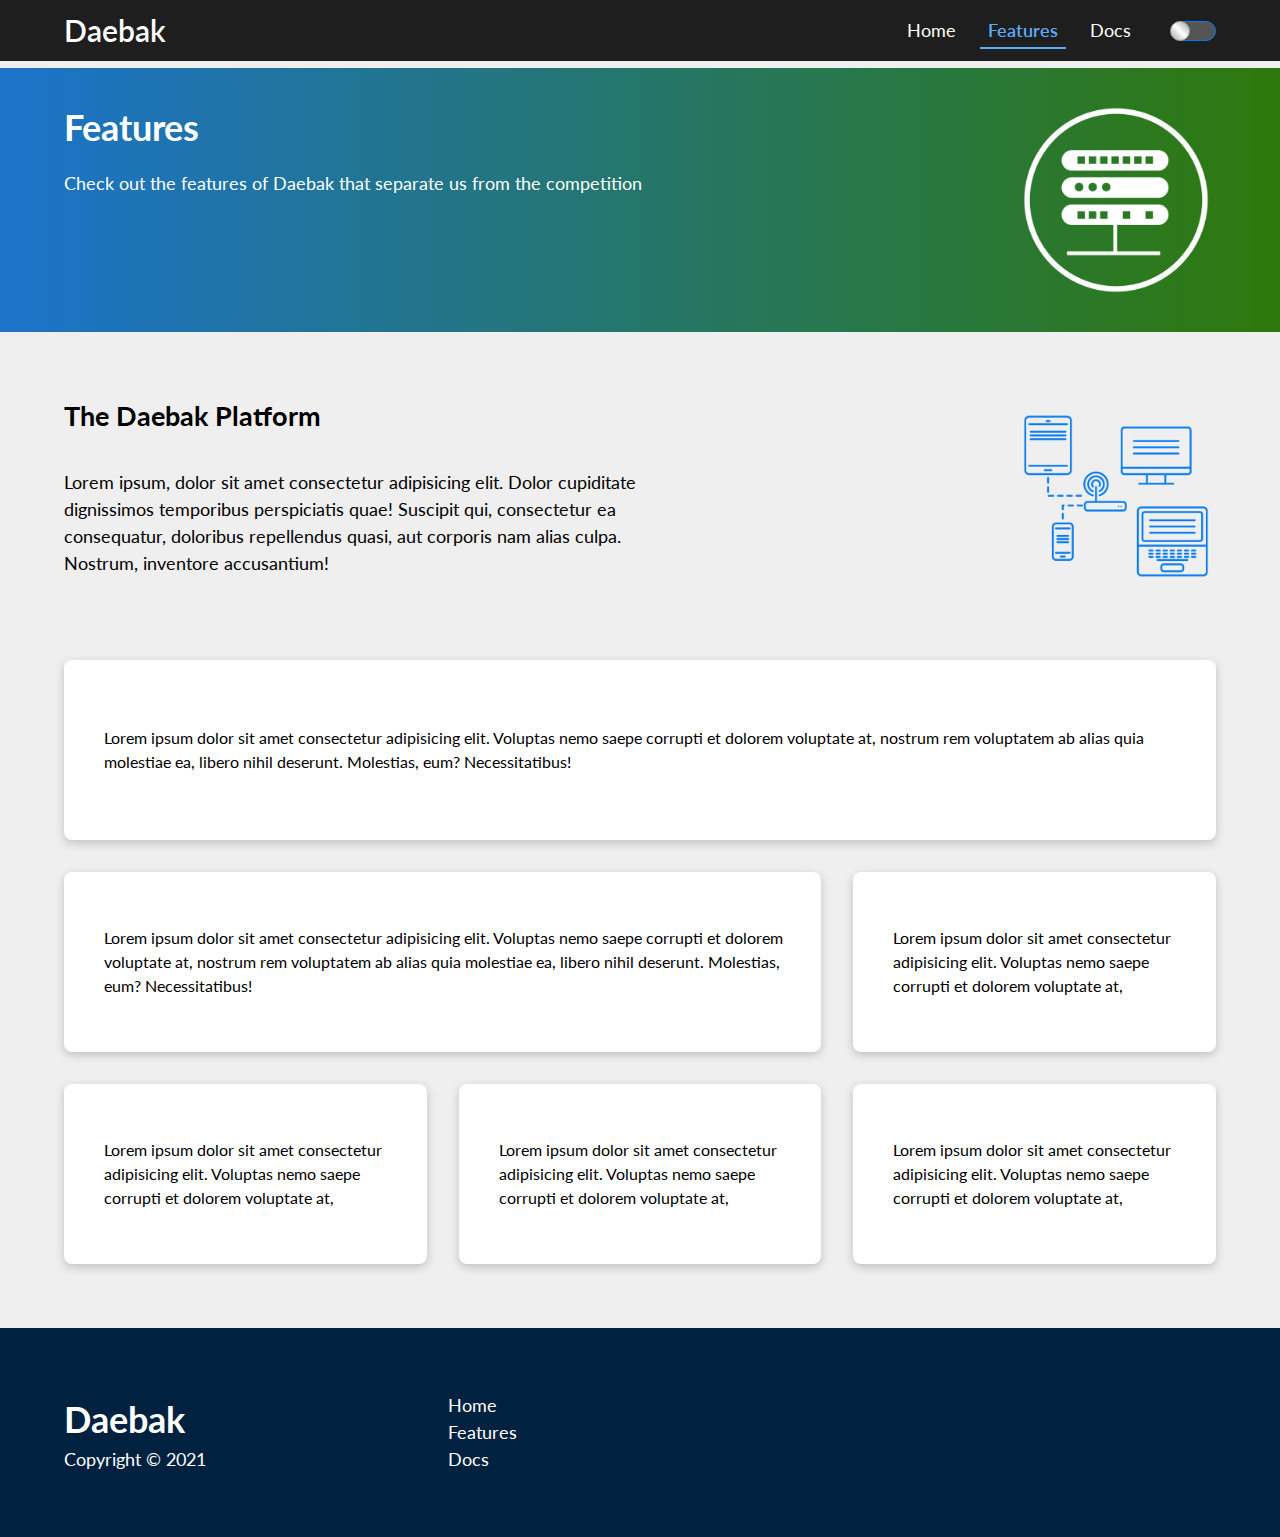
<file: src/pages/features.html>
<!DOCTYPE html>
<html lang="en">
<head>
    <meta charset="UTF-8">
    <meta name="viewport" content="width=device-width, initial-scale=1.0">
    <title>Daebak - Free Cloud Hosting Platform</title>
    <meta name="description" content=""/>
    <meta name="keywords" content=""/>
    <meta name = "author" content = "Sourya Mishra"/>
    <link rel = "stylesheet" href = "../css/common.css"/>
    <link rel = "stylesheet" href = "../css/features.css"/>
    <link rel="stylesheet" href="https://cdnjs.cloudflare.com/ajax/libs/font-awesome/5.15.1/css/all.min.css" 
    integrity="sha512-+4zCK9k+qNFUR5X+cKL9EIR+ZOhtIloNl9GIKS57V1MyNsYpYcUrUeQc9vNfzsWfV28IaLL3i96P9sdNyeRssA==" crossorigin="anonymous">
</head>
<body class = "bg-theme">
    <header>
        <div class="navbar-wrapper">
            <div class="navbar flex justify-between">
                <h1 class = "brand fw-600"><a href = "index.html">Daebak</a></h1>
                <nav class = "navigation">
                    <label tabindex = "0" for = "toggle" class = "hamburger"><i class="fas fa-bars"></i></label>
                    <input id = "toggle" type = "checkbox" class = "checkbox"/>
                    <ul class = "links">
                        <li><a href="index.html" style = "--delay:0.2s;">Home</a></li>
                        <li><a class = "active" href="features.html" style = "--delay:0.3s;">Features</a></li>
                        <li><a href="docs.html" style = "--delay:0.4s;">Docs</a></li>
                        <li>
                            <span><i class="fas fa-adjust"></i></span>
                            <input id = "toggle-theme" class = "toggle-theme" type = "checkbox"/>
                            <label tabindex = "0" title = "Toggle dark mode" class = "toggle-pill" for = "toggle-theme">
                                <div class = "toggle-pill-bg"></div>
                            </label>
                        </li>
                    </ul>
                </nav>
            </div>
        </div>
    </header>
    <main class = "features">
        <section class = "showcase bg-highlight no-after">
            <div class = "container flex justify-between">
                 <div class = "content slide-right">
                    <h1>Features</h1>
                    <p>Check out the features of Daebak that separate us from the competition</p>
                </div>
                <img class = "slide-left" src="../../images/server.png" alt="server">
            </div>
        </section>
        <section class = "overview">
            <div class="container flex">
                <div class="content slide-right">
                <h2 class = "content-title">The Daebak Platform</h2>
                <p>Lorem ipsum, dolor sit amet consectetur adipisicing elit. 
                    Dolor cupiditate dignissimos temporibus perspiciatis quae! Suscipit qui, 
                    consectetur ea consequatur, doloribus repellendus quasi, aut corporis nam alias culpa. 
                    Nostrum, inventore accusantium!</p>
                </div>

                    <img class = "slide-left" src="../../images/server2.png" alt="server2">
            </div>

                <div class="container">
                <div class="grid">
                    <div class="card flex">
                        <i class="fas fa-server fa-3x"></i>
                        <p>
                            Lorem ipsum dolor sit amet consectetur adipisicing elit. Voluptas nemo saepe corrupti et dolorem voluptate at, 
                            nostrum rem voluptatem ab alias quia molestiae ea, libero nihil deserunt. Molestias, eum? Necessitatibus!
                        </p>
                        
                    </div>
                    <div class="card flex">
                        <i class="fas fa-network-wired fa-3x"></i>
                        <p>
                            Lorem ipsum dolor sit amet consectetur adipisicing elit. Voluptas nemo saepe corrupti et dolorem voluptate at, 
                            nostrum rem voluptatem ab alias quia molestiae ea, libero nihil deserunt. Molestias, eum? Necessitatibus!
                        </p>
                    </div>
                    <div class="card flex">
                        <i class="fas fa-laptop-code fa-3x"></i>
                        <p>
                            Lorem ipsum dolor sit amet consectetur adipisicing elit. Voluptas nemo saepe corrupti et dolorem voluptate at, 
                            
                        </p>
                    </div>
                    <div class="card flex">
                        <i class="fas fa-database fa-3x"></i>
                        <p>
                            Lorem ipsum dolor sit amet consectetur adipisicing elit. Voluptas nemo saepe corrupti et dolorem voluptate at, 
                            
                        </p>
                    </div>
                    <div class="card flex">
                        <i class="fas fa-power-off fa-3x"></i>
                        <p>
                            Lorem ipsum dolor sit amet consectetur adipisicing elit. Voluptas nemo saepe corrupti et dolorem voluptate at, 
                            
                        </p>
                    </div>
                    <div class="card flex">
                        <i class="fas fa-upload fa-3x"></i>
                        <p>
                            Lorem ipsum dolor sit amet consectetur adipisicing elit. Voluptas nemo saepe corrupti et dolorem voluptate at, 
                            
                        </p>
                    </div>
                </div>
                  
                </div>
            </div>
        </section>
        
    </main>
    <footer>
        <div class="container">
            <div class="brand">
                <h1>Daebak</h1>
                <p>Copyright &copy; 2021</p>
            </div>
            <ul class="sitemap">
                <li><a href="index.html">Home</a></li>
                <li><a href="features.html">Features</a></li>
                <li><a href="docs.html">Docs</a></li>
            </ul>
            <div class="social">
                <a href="#!"><i class="fab fa-github fa-2x"></i></a>
                <a href="#!"><i class="fab fa-facebook fa-2x"></i></a>
                <a href="#!"><i class="fab fa-instagram fa-2x"></i></a>
                <a href="#!"><i class="fab fa-twitter fa-2x"></i></a>
            </div>
        </div>
    </footer>
    <script src = "../js/common.js"></script>
</body>
</html>
</file>
<file: src/css/common.css>
@import url("./utilities.css");
@import url("https://fonts.googleapis.com/css2?family=Lato:wght@300&display=swap");

*,
*::before,
*::after {
  margin: 0;
  padding: 0;
  box-sizing: border-box;
}

:root {
  --primary-clr: #047aed;
  --header-clr: #5badfd;
  --secondary-clr: #002240;
  --card-shadow: 0 3px 10px rgba(0, 0, 0, 0.2);
  --theme-bg-color: #efefef;
  --text-color: #000;
  --card-bg-color: #fff;
  --side-nav-bg-color: #e8e8e8;
  --success-clr: #5cb85c;
  --copied-success-clr: lightseagreen;

  --theme-bg-color-dark: #1e1e1e;
  --text-color-dark: #fff;
  --card-bg-color-dark: #2e2e2e;
  --side-nav-bg-color-dark: #121212;
}

:root.dark {
  --theme-bg-color: var(--theme-bg-color-dark);
  --text-color: var(--text-color-dark);
  --card-bg-color: var(--card-bg-color-dark);
  --side-nav-bg-color: var(--side-nav-bg-color-dark);
}

@media (prefers-color-scheme: dark) {
  :root {
    --theme-bg-color: var(--theme-bg-color-dark);
    --text-color: var(--text-color-dark);
    --card-bg-color: var(--card-bg-color-dark);
    --side-nav-bg-color: var(--side-nav-bg-color-dark);
  }
}
body {
  font-family: "Lato", Arial, Helvetica, sans-serif;
  font-size: 18px;
  line-height: 1.5;
  /* overflow-x: hidden; */
  position: relative;
}

body.nav-open {
  overflow-y: hidden;
}
body.nav-open::before {
  content: "";
  position: absolute;
  inset: 0;
  background: rgba(0, 0, 0, 0.8);
  z-index: 2;
}

a,
a:hover,
a:visited {
  text-decoration: none;
  display: inline-block;
}

img {
  max-width: 100%;
  object-fit: contain;
}
header {
  background: linear-gradient(to bottom, rgb(0, 0, 0), #2583e79a),
    url("../images/mining.jpg");
  background-size: cover;
  background-repeat: no-repeat;
}

.navbar-wrapper {
  z-index: 10;
  position: fixed;
  top: 0;
  background: var(--theme-bg-color-dark);
  width: 100%;
  padding: 0.5rem 0;
}
.navbar {
  user-select: none;
  align-items: center;
}

.navbar :is(a, span, i) {
  color: #fff;
}

.navbar a:is(:hover, .active) {
  color: var(--header-clr);
  font-weight: 600;
}

.container,
.navbar {
  width: 90%;
  max-width: 1200px;
  margin: 0 auto;
}

.navbar .brand {
  font-size: 30px;
}

.navigation .links {
  display: flex;
  justify-content: space-between;
  align-items: center;
  list-style: none;
}

.navigation .checkbox,
.navigation .hamburger {
  display: none;
}

.navigation .hamburger {
  border: 1px solid var(--header-clr);
  padding: 4px 8px;
  border-radius: 2px;
  text-align: center;
  cursor: pointer;
}

.hamburger i {
  color: var(--header-clr);
}

.links a,
span {
  margin-left: 1rem;
}

.links a {
  position: relative;
  padding: 0.3rem 0.5rem;
}

.links li a.active::after,
.links a:hover::after {
  width: 100%;
}

.links a::after {
  content: "";
  position: absolute;
  left: 0;
  bottom: 0;
  width: 0;
  height: 2px;
  background-color: currentColor;
  transition: width 0.2s ease;
}

.links li:last-child {
  display: flex;
  padding: 0.5rem 0;
}

li .toggle-pill {
  display: flex;
  align-items: center;
}

.links span {
  font-size: 24px;
}

.toggle-pill .toggle-pill-bg {
  width: 45px;
  height: 20px;
  border-radius: 10px;
  background: #555;
  position: relative;
  display: inline-block;
  border: 1px solid var(--primary-clr);
  margin-left: 1rem;
  color: #fff;
  font-size: 12px;
  line-height: 12px;
  cursor: pointer;
}

.toggle-pill .toggle-pill-bg::before {
  content: "";
  position: absolute;
  top: -1px;
  left: -2px;
  width: 20px;
  height: calc(100% + 2px);
  border-radius: 50%;
  border: 1px solid #a0a0a0;
  background: linear-gradient(to bottom left, #a0a0a0, #fff, #a0a0a0);
  z-index: 1;
  transition: transform 0.1s ease;
}

.toggle-theme {
  display: none;
}

.toggle-theme:checked + label .toggle-pill-bg {
  background-color: var(--primary-clr);
  color: var(--primary-clr);
}

.toggle-theme:checked + label .toggle-pill-bg::before {
  transform: translateX(27px);
}

.features .container img,
.documentation .container img {
  height: 200px;
  width: 200px;
}

.features .showcase,
.documentation .showcase {
  margin-top: 68px;
}

.container {
  padding: 2rem 0;
}

h2.content-title {
  margin-bottom: 2rem;
}

.command {
  padding: 2rem;
  background: #212020;
  border-radius: 8px;
  grid-area: command;
  align-self: center;
  border: 1px solid #fff;
  position: relative;
}

.command code {
  color: #fff;
  font-size: 18px;
}

.command .copy-icon {
  position: absolute;
  top: 5px;
  right: 10px;
  padding: 4px 8px;
  border-radius: 4px;
  border: none;
  background: none;
  cursor: pointer;
}

.copy-icon:hover {
  background-color: #545d67;
}
.copy-icon i {
  color: #fff;
}

.copy-icon.copied {
  pointer-events: none;
  cursor: not-allowed;
  background-color: var(--copied-success-clr);
}
.copied i,
.copied span {
  color: #fff;
}

footer {
  margin-top: 2rem;
  padding: 2rem 0;
  background: var(--secondary-clr);
}
footer .container {
  display: grid;
  grid-template-columns: repeat(3, 1fr);
}

footer :is(h1, p, a, i) {
  color: #fff;
}

footer ul {
  list-style: none;
}

.social {
  display: flex;
  justify-content: center;
  align-items: center;
  gap: 1rem;
}

@media screen and (max-width: 960px) {
  .container {
    width: 90%;
    flex-direction: column;
    text-align: center;
  }

  footer .container {
    grid-template-columns: 1fr;
    gap: 1rem;
    text-align: left;
  }
}

@media screen and (max-width: 840px) {
  .navigation {
    position: relative;
  }
  .navigation .links {
    position: fixed;
    top: 61px;
    right: 0;
    width: 100%; /*viewport acts as parent for fixed position elements*/
    flex-direction: column;
    align-items: flex-start;
    padding: 1rem 5%;
    background: var(--card-bg-color);
    border-radius: 0 0 4px 4px;
    transform: translateY(-400px);
    opacity: 0;
    transform-origin: top;
    transition: transform 0.3s ease, opacity 0.3s ease;
  }

  .navigation .hamburger {
    display: block;
  }

  .navigation .checkbox:checked + .links {
    transform: translateY(0);
    opacity: 1;
  }

  .links li {
    text-align: left;
  }

  .links a {
    margin-left: 0;
    transform: translateX(-150px);
    opacity: 0;
    transition: transform 0.3s ease var(--delay), opacity 0.3s ease var(--delay);
  }

  .links span {
    margin-left: 0;
  }

  .links :is(a, span, i) {
    color: var(--text-color);
  }

  .links a.slide-from-left {
    opacity: 1;
    transform: translateX(0);
  }

  .features .showcase,
  .documentation .showcase {
    margin-top: 61px;
  }
}
</file>
<file: src/css/index.css>
.showcase {
  padding-top: 3rem;
  position: relative;
}

.showcase::after {
  content: "";
  position: absolute;
  left: 0;
  bottom: -90px;
  height: 90px;
  width: 100%;
  background-color: var(--theme-bg-color);
  transform: skewY(-4deg);
  transform-origin: 20% center;
}

.showcase .content :is(h1, p, a) {
  color: #fff;
}

.showcase .card {
  width: 35%;
  min-width: 350px;
  margin-left: 2rem;
  position: relative;
  z-index: 1;
}

.card h1 {
  font-weight: normal;
  margin: 1rem 0;
  color: var(--text-color);
}

.block {
  display: block;
  margin: 2rem 0;
  width: 100%;
}

input {
  border: none;
  outline: none;
  padding: 0.2rem;
  font-size: 16px;
  border-bottom: 1px solid #b4becb;
  background: transparent;
  caret-color: var(--text-color);
  color: var(--text-color);
}

.btn {
  --btn-bg-color: var(--secondary-clr);
  display: inline-block;
  border-radius: 30px;
  padding: 0.6rem 2rem;
  margin-top: 1rem;
  color: #fff;
  background-color: var(--btn-bg-color);
  border: 1px solid var(--btn-bg-color);
  cursor: pointer;
}

.btn-submit {
  --btn-bg-color: var(--primary-clr);
  background-color: var(--btn-bg-color);
  border: 1px solid var(--btn-bg-color);
}

.content h1 {
  font-size: 40px;
  margin-bottom: 1rem;
}

.overview {
  margin-top: 4rem;
}

.overview .container {
  animation-fill-mode: backwards;
}

.overview .statistics {
  display: grid;
  grid-template-columns: repeat(3, 1fr);
  gap: 1rem;
}

.overview .welcome {
  margin-bottom: 2rem;
}

.statistics-item > h1 {
  margin: 0.5rem 0;
  font-size: 32px;
}

.command-line {
  margin-top: 2rem;
  padding: 2rem 0;
  display: grid;
  grid-template-columns: 2fr 1fr;
  grid-template-rows: repeat(2, minmax(20px, auto));
  justify-items: stretch;
  gap: 2rem 6rem;
  grid-template-areas:
    "command ."
    "command .";
}

.command-line .card {
  padding: 1.5rem 0.5rem;
}

.info .content {
  margin-bottom: 2rem;
  align-self: center;
}

.info a {
  background-color: var(--secondary-clr);
  border: none;
}
.info img {
  width: 500px;
}

.info :is(.content, img) {
  opacity: 0;
  animation-fill-mode: forwards;
}

.testimonials {
  position: relative;
}

.testimonials::before,
.testimonials::after {
  position: absolute;
  content: "";
  background: var(--theme-bg-color);
  opacity: 0.8;
  z-index: 1;
  top: 0;
  height: 100%;
  width: 5%;
}

.testimonials::before {
  left: 0;
}

.testimonials::after {
  right: 0;
}

.testimonials .carousel-container {
  overflow-x: hidden;
}

.testimonials .carousel {
  width: 95%;
  margin: 0 auto;
  gap: 32px;
  transition: transform 0.5s ease;
}

.testimonials .btn-slider {
  position: absolute;
  top: 50%;
  cursor: pointer;
  color: var(--secondary-clr);
  font-size: 28px;
  background: transparent;
  border: none;
  z-index: 1;
}

.left {
  left: max(8%, 1rem);
}

.right {
  right: max(8%, 1rem);
}

.carousel .card {
  flex: 1 0 100%;
  padding: 2rem;
}

blockquote::before {
  content: open-quote;
}

blockquote::after {
  content: close-quote;
}

cite {
  display: block;
  text-align: right;
  margin-top: 1rem;
}

.pagination {
  gap: 0.5rem;
  margin-top: 2rem;
}

.pagination .circle {
  height: 12px;
  width: 12px;
  border-radius: 50%;
  border: 1px solid var(--primary-clr);
  background: #fff;
  transition: background-color 0.5s ease, transform 0.5s ease;
}

.circle.active {
  background: var(--primary-clr);
  transform: scale(1.2);
}

.languages .card {
  transform: rotateY(180deg);
  backface-visibility: hidden;
}

.languages .card.animate {
  animation: rotate-card 0.8s ease var(--delay);
  animation-fill-mode: forwards;
}

@keyframes rotate-card {
  from {
    transform: perspective(1000px) rotateY(180deg);
  }

  to {
    transform: perspective(1000px) rotateY(360deg);
  }
}
.languages .card p {
  margin-bottom: 1rem;
  font-size: 18px;
}

.languages .card img {
  width: 82px;
}

@media screen and (max-width: 960px) {
  .content + .card {
    margin-top: 2rem;
    margin-left: 0;
    width: 60%;
  }

  .command-line {
    gap: 2rem 2rem;
    grid-template-columns: 1fr;
    grid-template-areas: "command";
  }
}

@media screen and (max-width: 840px) {
  .overview .statistics {
    grid-template-columns: 1fr;
    gap: 2rem;
  }
}
</file>
<file: src/css/docs.css>
.documentation .container {
  gap: 3rem;
}
.side-nav {
  width: 40%;
  background-color: var(--side-nav-bg-color);
}

.side-nav-link-item .nav-link {
  padding: 4px 0;
  display: block;
}

.side-nav-link-item .nav-link {
  color: var(--text-color);
}

.side-nav-link-item .nav-link:hover,
.side-nav-link-item .nav-link.active {
  color: var(--primary-clr);
  border-bottom: 1px solid var(--primary-clr);
  font-weight: 600;
}

.article {
  width: 90%;
}

.title,
.article p {
  margin: 1.5rem 0;
}

.article .alert-success {
  background-color: var(--success-clr);
  padding: 1rem;
  border-radius: 4px;
}

.alert-success,
.alert-success i {
  color: #fff;
}

.alert-success i {
  margin-right: 1rem;
}

.article .command {
  position: relative;
}

@media screen and (max-width: 960px) {
  .documentation .container {
    align-items: center;
  }

  .side-nav,
  .article {
    width: 100%;
  }

  .side-nav {
    text-align: left;
  }
}
</file>
<file: src/css/features.css>
.container img {
  height: 200px;
  width: 200px;
}

.showcase {
  margin-top: 68px;
}

.overview {
  text-align: left;
  margin-top: 2rem;
}

.overview .container {
  justify-content: space-between;
}

.overview .content {
  width: 50%;
}

.overview img {
  width: 300px;
  height: 300px;
}

.grid {
  display: grid;
  grid-template-columns: repeat(3, 1fr);
  grid-auto-rows: minmax(180px, auto);
  gap: 2rem;
}

.grid .card {
  align-items: center;
  font-size: 16px;
}

.grid .card:first-child {
  grid-column: 1 / 4;
}

.grid .card:nth-child(2) {
  grid-column: 1 / 3;
}

@media screen and (max-width: 840px) {
  .grid {
    grid-template-columns: 1fr;
  }

  .grid .card:first-child,
  .grid .card:nth-child(2) {
    grid-column: 1 / 2;
  }
}
</file>
